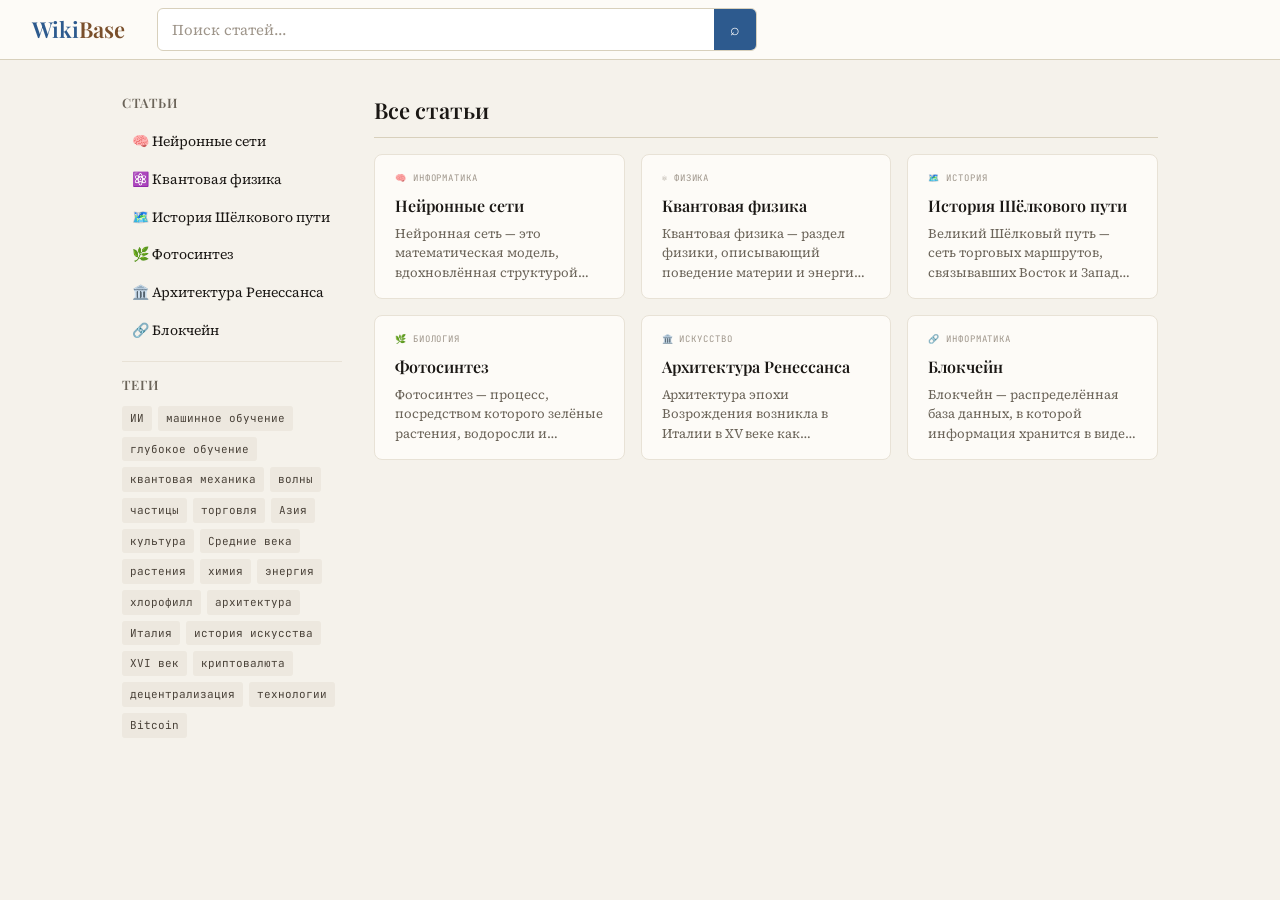
<file: wiki.html>
<!DOCTYPE html>
<html lang="ru">
<head>
<meta charset="UTF-8">
<meta name="viewport" content="width=device-width, initial-scale=1.0">
<title>WikiBase</title>
<link href="https://fonts.googleapis.com/css2?family=Playfair+Display:wght@400;600&family=Source+Serif+4:ital,wght@0,300;0,400;0,600;1,300&family=JetBrains+Mono:wght@400&display=swap" rel="stylesheet">
<style>
  *, *::before, *::after { box-sizing: border-box; margin: 0; padding: 0; }

  :root {
    --bg: #f5f2eb;
    --surface: #fdfbf7;
    --surface2: #f0ece2;
    --border: #d8d0bc;
    --border-light: #e8e2d6;
    --text: #1a1714;
    --text-muted: #6b6459;
    --text-faint: #9e958a;
    --accent: #2d5a8e;
    --accent-light: #e8eef6;
    --accent2: #7a4f2b;
    --red: #8b2020;
    --green: #2a5e2a;
    --tag-bg: #ede8df;
    --tag-text: #4a4239;
    --highlight: #f5e642;
    --highlight-keyword: #ffe0b2;
  }

  body {
    font-family: 'Source Serif 4', Georgia, serif;
    font-size: 16px;
    background: var(--bg);
    color: var(--text);
    line-height: 1.7;
    min-height: 100vh;
  }

  /* ─── HEADER ─── */
  header {
    background: var(--surface);
    border-bottom: 1px solid var(--border);
    padding: 0 2rem;
    display: flex;
    align-items: center;
    gap: 2rem;
    height: 60px;
    position: sticky;
    top: 0;
    z-index: 100;
  }
  .logo {
    font-family: 'Playfair Display', serif;
    font-size: 22px;
    font-weight: 600;
    color: var(--accent);
    white-space: nowrap;
    text-decoration: none;
    cursor: pointer;
  }
  .logo span { color: var(--accent2); }

  /* ─── SEARCH ─── */
  .search-wrap {
    flex: 1;
    max-width: 600px;
    position: relative;
  }
  .search-input-row {
    display: flex;
    border: 1px solid var(--border);
    border-radius: 6px;
    overflow: hidden;
    background: #fff;
    transition: box-shadow 0.15s;
  }
  .search-input-row:focus-within {
    box-shadow: 0 0 0 3px rgba(45,90,142,0.18);
    border-color: var(--accent);
  }
  #searchInput {
    flex: 1;
    border: none;
    outline: none;
    padding: 10px 14px;
    font-family: 'Source Serif 4', serif;
    font-size: 15px;
    color: var(--text);
    background: transparent;
  }
  #searchInput::placeholder { color: var(--text-faint); }
  .search-btn {
    background: var(--accent);
    border: none;
    color: #fff;
    padding: 0 16px;
    cursor: pointer;
    font-size: 16px;
    transition: background 0.15s;
  }
  .search-btn:hover { background: #1e4070; }

  /* dropdown */
  .search-dropdown {
    display: none;
    position: absolute;
    top: calc(100% + 4px);
    left: 0; right: 0;
    background: var(--surface);
    border: 1px solid var(--border);
    border-radius: 8px;
    box-shadow: 0 8px 32px rgba(0,0,0,0.12);
    overflow: hidden;
    z-index: 200;
    max-height: 70vh;
    overflow-y: auto;
  }
  .search-dropdown.open { display: block; }
  .dropdown-section-label {
    padding: 8px 14px 4px;
    font-size: 10px;
    font-family: 'JetBrains Mono', monospace;
    letter-spacing: 0.12em;
    text-transform: uppercase;
    color: var(--text-faint);
    border-bottom: 1px solid var(--border-light);
    background: var(--surface2);
  }
  .dropdown-item {
    display: flex;
    align-items: flex-start;
    gap: 10px;
    padding: 10px 14px;
    cursor: pointer;
    transition: background 0.1s;
    border-bottom: 1px solid var(--border-light);
  }
  .dropdown-item:last-child { border-bottom: none; }
  .dropdown-item:hover { background: var(--accent-light); }
  .dropdown-item.keyword-match .di-title { color: var(--accent); font-weight: 600; }
  .di-icon {
    width: 28px; height: 28px;
    border-radius: 4px;
    background: var(--tag-bg);
    display: flex; align-items: center; justify-content: center;
    font-size: 13px;
    flex-shrink: 0;
    margin-top: 2px;
  }
  .di-body { flex: 1; min-width: 0; }
  .di-title {
    font-size: 14px;
    font-weight: 600;
    color: var(--text);
    font-family: 'Playfair Display', serif;
  }
  .di-meta { font-size: 12px; color: var(--text-muted); margin-top: 1px; }
  .di-snippet {
    font-size: 12px;
    color: var(--text-muted);
    margin-top: 3px;
    line-height: 1.5;
    overflow: hidden;
    display: -webkit-box;
    -webkit-line-clamp: 2;
    -webkit-box-orient: vertical;
  }
  .di-snippet mark {
    background: var(--highlight);
    color: var(--text);
    border-radius: 2px;
    padding: 0 1px;
  }
  .di-badge {
    font-family: 'JetBrains Mono', monospace;
    font-size: 9px;
    padding: 2px 6px;
    border-radius: 3px;
    background: var(--highlight-keyword);
    color: #5a3800;
    white-space: nowrap;
    flex-shrink: 0;
    align-self: center;
  }
  .di-badge.in-text { background: #e8f0fe; color: #1a3a6e; }
  .no-results {
    padding: 20px 14px;
    text-align: center;
    color: var(--text-muted);
    font-size: 14px;
  }
  .dropdown-divider {
    height: 1px;
    background: var(--border);
    margin: 2px 0;
  }

  /* ─── LAYOUT ─── */
  .container {
    max-width: 1100px;
    margin: 0 auto;
    padding: 2rem;
    display: grid;
    grid-template-columns: 220px 1fr;
    gap: 2rem;
  }

  /* ─── SIDEBAR ─── */
  .sidebar {
    position: sticky;
    top: 80px;
    align-self: start;
  }
  .sidebar h3 {
    font-family: 'Playfair Display', serif;
    font-size: 13px;
    font-weight: 600;
    color: var(--text-muted);
    letter-spacing: 0.08em;
    text-transform: uppercase;
    margin-bottom: 10px;
  }
  .sidebar-articles {
    list-style: none;
    display: flex;
    flex-direction: column;
    gap: 2px;
  }
  .sidebar-articles li a {
    display: block;
    padding: 6px 10px;
    border-radius: 5px;
    font-size: 14px;
    color: var(--text);
    text-decoration: none;
    transition: background 0.12s, color 0.12s;
    cursor: pointer;
  }
  .sidebar-articles li a:hover,
  .sidebar-articles li a.active {
    background: var(--accent-light);
    color: var(--accent);
  }
  .sidebar-divider {
    height: 1px;
    background: var(--border-light);
    margin: 12px 0;
  }
  .sidebar-tags {
    display: flex;
    flex-wrap: wrap;
    gap: 6px;
    margin-top: 6px;
  }
  .tag {
    font-size: 11px;
    font-family: 'JetBrains Mono', monospace;
    background: var(--tag-bg);
    color: var(--tag-text);
    padding: 3px 8px;
    border-radius: 3px;
    cursor: pointer;
    transition: background 0.12s;
  }
  .tag:hover { background: var(--border); }

  /* ─── MAIN CONTENT ─── */
  .main { min-width: 0; }

  /* article card */
  .article-card {
    background: var(--surface);
    border: 1px solid var(--border-light);
    border-radius: 10px;
    overflow: hidden;
    margin-bottom: 2rem;
    display: none;
  }
  .article-card.visible { display: block; }

  .article-header {
    padding: 1.5rem 2rem 1rem;
    border-bottom: 1px solid var(--border-light);
  }
  .article-category {
    font-family: 'JetBrains Mono', monospace;
    font-size: 10px;
    letter-spacing: 0.1em;
    text-transform: uppercase;
    color: var(--text-faint);
    margin-bottom: 6px;
  }
  .article-title {
    font-family: 'Playfair Display', serif;
    font-size: 28px;
    font-weight: 600;
    color: var(--text);
    line-height: 1.3;
  }
  .article-tags {
    display: flex;
    flex-wrap: wrap;
    gap: 6px;
    margin-top: 10px;
  }
  .article-tag {
    font-size: 11px;
    font-family: 'JetBrains Mono', monospace;
    background: var(--accent-light);
    color: var(--accent);
    padding: 3px 8px;
    border-radius: 3px;
  }

  .article-body {
    padding: 1.5rem 2rem;
  }
  .article-body p { margin-bottom: 1rem; }
  .article-body h2 {
    font-family: 'Playfair Display', serif;
    font-size: 18px;
    font-weight: 600;
    margin: 1.5rem 0 0.5rem;
    color: var(--text);
  }
  .article-body mark {
    background: var(--highlight);
    color: var(--text);
    border-radius: 2px;
    padding: 0 2px;
  }

  /* home grid */
  .home-view { display: block; }
  .home-view.hidden { display: none; }
  .section-title {
    font-family: 'Playfair Display', serif;
    font-size: 22px;
    font-weight: 600;
    color: var(--text);
    margin-bottom: 1rem;
    padding-bottom: 0.5rem;
    border-bottom: 1px solid var(--border);
  }
  .articles-grid {
    display: grid;
    grid-template-columns: repeat(auto-fill, minmax(240px, 1fr));
    gap: 1rem;
  }
  .grid-card {
    background: var(--surface);
    border: 1px solid var(--border-light);
    border-radius: 8px;
    padding: 1rem 1.25rem;
    cursor: pointer;
    transition: box-shadow 0.15s, border-color 0.15s;
  }
  .grid-card:hover {
    border-color: var(--accent);
    box-shadow: 0 2px 12px rgba(45,90,142,0.1);
  }
  .gc-category {
    font-family: 'JetBrains Mono', monospace;
    font-size: 9px;
    letter-spacing: 0.1em;
    text-transform: uppercase;
    color: var(--text-faint);
    margin-bottom: 5px;
  }
  .gc-title {
    font-family: 'Playfair Display', serif;
    font-size: 16px;
    font-weight: 600;
    margin-bottom: 5px;
    color: var(--text);
  }
  .gc-excerpt {
    font-size: 13px;
    color: var(--text-muted);
    line-height: 1.5;
    overflow: hidden;
    display: -webkit-box;
    -webkit-line-clamp: 3;
    -webkit-box-orient: vertical;
  }

  /* search results page */
  .search-results-view { display: none; }
  .search-results-view.visible { display: block; }
  .results-header {
    margin-bottom: 1.5rem;
    padding-bottom: 0.75rem;
    border-bottom: 1px solid var(--border);
  }
  .results-header h2 {
    font-family: 'Playfair Display', serif;
    font-size: 20px;
    font-weight: 600;
    color: var(--text);
  }
  .results-header p { font-size: 13px; color: var(--text-muted); margin-top: 4px; }
  .result-group-title {
    font-family: 'JetBrains Mono', monospace;
    font-size: 10px;
    letter-spacing: 0.1em;
    text-transform: uppercase;
    color: var(--text-faint);
    margin: 1.5rem 0 0.75rem;
    display: flex;
    align-items: center;
    gap: 8px;
  }
  .result-group-title::after {
    content: '';
    flex: 1;
    height: 1px;
    background: var(--border-light);
  }
  .result-item {
    background: var(--surface);
    border: 1px solid var(--border-light);
    border-radius: 8px;
    padding: 1rem 1.25rem;
    margin-bottom: 10px;
    cursor: pointer;
    transition: border-color 0.12s, box-shadow 0.12s;
  }
  .result-item:hover { border-color: var(--accent); box-shadow: 0 2px 8px rgba(45,90,142,0.08); }
  .ri-title {
    font-family: 'Playfair Display', serif;
    font-size: 17px;
    font-weight: 600;
    color: var(--accent);
    margin-bottom: 5px;
  }
  .ri-meta { font-size: 11px; color: var(--text-faint); font-family: 'JetBrains Mono', monospace; margin-bottom: 8px; }
  .ri-snippet { font-size: 14px; color: var(--text-muted); line-height: 1.6; }
  .ri-snippet mark {
    background: var(--highlight);
    color: var(--text);
    border-radius: 2px;
    padding: 0 2px;
  }

  @media (max-width: 700px) {
    .container { grid-template-columns: 1fr; padding: 1rem; }
    .sidebar { display: none; }
    .article-title { font-size: 22px; }
  }
</style>
</head>
<body>

<header>
  <a class="logo" onclick="showHome()">Wiki<span>Base</span></a>
  <div class="search-wrap">
    <div class="search-input-row">
      <input type="text" id="searchInput" placeholder="Поиск статей..." autocomplete="off" />
      <button class="search-btn" onclick="runFullSearch()">⌕</button>
    </div>
    <div class="search-dropdown" id="searchDropdown"></div>
  </div>
</header>

<div class="container">
  <!-- SIDEBAR -->
  <aside class="sidebar">
    <h3>Статьи</h3>
    <ul class="sidebar-articles" id="sidebarList"></ul>
    <div class="sidebar-divider"></div>
    <h3>Теги</h3>
    <div class="sidebar-tags" id="sidebarTags"></div>
  </aside>

  <!-- MAIN -->
  <main class="main">

    <!-- HOME -->
    <div class="home-view" id="homeView">
      <div class="section-title">Все статьи</div>
      <div class="articles-grid" id="articlesGrid"></div>
    </div>

    <!-- SEARCH RESULTS -->
    <div class="search-results-view" id="searchResultsView">
      <div class="results-header">
        <h2 id="resultsTitle"></h2>
        <p id="resultsSubtitle"></p>
      </div>
      <div id="resultsBody"></div>
    </div>

    <!-- ARTICLE -->
    <div id="articleView"></div>

  </main>
</div>

<script>
/* ═══════════════════════════════════════════════
   ДАННЫЕ — добавляй свои статьи сюда
═══════════════════════════════════════════════ */
const articles = [
  {
    id: 1,
    title: "Нейронные сети",
    category: "Информатика",
    tags: ["ИИ", "машинное обучение", "глубокое обучение"],
    icon: "🧠",
    body: `
      <p>Нейронная сеть — это математическая модель, вдохновлённая структурой биологического мозга. Она состоит из слоёв узлов (нейронов), каждый из которых обрабатывает входные данные и передаёт результат дальше.</p>
      <h2>История</h2>
      <p>Первые работы по нейронным сетям появились в 1940-х годах — Маккаллок и Питтс описали формальный нейрон в 1943 году. Перцептрон Розенблатта (1958) стал первым обучаемым алгоритмом. После длительного затишья, в 2010-х произошёл взрывной рост — благодаря развитию GPU и появлению больших датасетов.</p>
      <h2>Архитектуры</h2>
      <p>Существуют различные типы нейронных сетей: полносвязные (Dense), свёрточные (CNN) для работы с изображениями, рекуррентные (RNN, LSTM) для последовательностей, трансформеры для текста. Каждый тип оптимизирован под определённый класс задач.</p>
      <h2>Применение</h2>
      <p>Нейронные сети применяются в распознавании речи и образов, машинном переводе, генерации текста и изображений, автономных системах управления, медицинской диагностике и многих других областях.</p>
    `
  },
  {
    id: 2,
    title: "Квантовая физика",
    category: "Физика",
    tags: ["квантовая механика", "волны", "частицы"],
    icon: "⚛️",
    body: `
      <p>Квантовая физика — раздел физики, описывающий поведение материи и энергии на атомном и субатомном уровнях. Она радикально изменила наше представление о природе реальности.</p>
      <h2>Основные принципы</h2>
      <p>Корпускулярно-волновой дуализм утверждает, что все частицы одновременно обладают свойствами волн. Принцип неопределённости Гейзенберга говорит о том, что невозможно одновременно точно измерить и положение, и импульс частицы.</p>
      <h2>Суперпозиция и запутанность</h2>
      <p>Квантовая суперпозиция позволяет частице находиться в нескольких состояниях одновременно. Квантовая запутанность — явление, при котором два объекта остаются связанными независимо от расстояния между ними.</p>
      <h2>Применения</h2>
      <p>Квантовая физика лежит в основе полупроводниковых технологий, лазеров, МРТ-томографов. Квантовые компьютеры обещают революцию в вычислениях, криптографии и моделировании молекул.</p>
    `
  },
  {
    id: 3,
    title: "История Шёлкового пути",
    category: "История",
    tags: ["торговля", "Азия", "культура", "Средние века"],
    icon: "🗺️",
    body: `
      <p>Великий Шёлковый путь — сеть торговых маршрутов, связывавших Восток и Запад на протяжении более тысячи лет. Маршруты протянулись от Китая через Центральную Азию до Средиземноморья.</p>
      <h2>Возникновение</h2>
      <p>Путь возник во II веке до н.э. при китайской династии Хань. Китайский дипломат Чжан Цянь установил первые контакты с народами Центральной Азии, открыв путь для торговли шёлком, специями и другими товарами.</p>
      <h2>Товары и культура</h2>
      <p>По пути везли не только шёлк — торговали фарфором, пряностями, стеклом, драгоценными камнями. Но ценнее товаров были идеи: по этому пути распространялись религии, технологии, языки и художественные традиции.</p>
      <h2>Роль Казахстана</h2>
      <p>Территория современного Казахстана играла ключевую роль в этой торговой сети. Города Отрар, Тараз и Туркестан были важными узлами пути, где купцы отдыхали, торговали и обменивались знаниями.</p>
    `
  },
  {
    id: 4,
    title: "Фотосинтез",
    category: "Биология",
    tags: ["растения", "химия", "энергия", "хлорофилл"],
    icon: "🌿",
    body: `
      <p>Фотосинтез — процесс, посредством которого зелёные растения, водоросли и некоторые бактерии преобразуют световую энергию в химическую, запасая её в форме глюкозы.</p>
      <h2>Уравнение реакции</h2>
      <p>Общее уравнение: 6CO₂ + 6H₂O + свет → C₆H₁₂O₆ + 6O₂. Углекислый газ и вода при участии солнечного света превращаются в сахар и кислород — именно этот кислород мы и вдыхаем.</p>
      <h2>Световая и тёмная фазы</h2>
      <p>Световая фаза происходит на мембранах тилакоидов хлоропластов. Поглощая фотоны, хлорофилл запускает цепь реакций, создавая АТФ и NADPH. Тёмная фаза (цикл Кальвина) использует эту энергию для фиксации CO₂ и синтеза глюкозы.</p>
      <h2>Значение</h2>
      <p>Фотосинтез — основа практически всех пищевых цепочек на Земле. Кроме того, он регулирует содержание CO₂ в атмосфере, играя ключевую роль в климатическом балансе планеты.</p>
    `
  },
  {
    id: 5,
    title: "Архитектура Ренессанса",
    category: "Искусство",
    tags: ["архитектура", "Италия", "история искусства", "XVI век"],
    icon: "🏛️",
    body: `
      <p>Архитектура эпохи Возрождения возникла в Италии в XV веке как осознанное возвращение к принципам античной Греции и Рима. Симметрия, пропорции и геометрия стали главными эстетическими ценностями.</p>
      <h2>Принципы</h2>
      <p>Ренессансные архитекторы опирались на трактат Витрувия «Об архитектуре» и разработали собственные теории пропорций. Брунеллески первым применил перспективу как инструмент проектирования.</p>
      <h2>Выдающиеся постройки</h2>
      <p>Купол Санта-Мария-дель-Фьоре (Брунеллески), базилика Сан-Лоренцо, палаццо Ручеллаи Альберти — всё это образцы флорентийского Ренессанса. Позднее Микеланджело продолжил традицию в Риме, создав проект купола собора Святого Петра.</p>
      <h2>Распространение</h2>
      <p>К концу XVI века стиль распространился по всей Европе, трансформируясь в каждой стране под влиянием местных традиций. Во Франции возник французский Ренессанс, в Англии — тюдоровский стиль.</p>
    `
  },
  {
    id: 6,
    title: "Блокчейн",
    category: "Информатика",
    tags: ["криптовалюта", "децентрализация", "технологии", "Bitcoin"],
    icon: "🔗",
    body: `
      <p>Блокчейн — распределённая база данных, в которой информация хранится в виде цепочки блоков. Каждый блок содержит набор транзакций и криптографическую ссылку на предыдущий блок.</p>
      <h2>Принцип работы</h2>
      <p>Новая транзакция рассылается всем участникам сети. Узлы проверяют её валидность и включают в новый блок. Блок добавляется в цепочку только после достижения консенсуса — большинство участников должны его одобрить.</p>
      <h2>Типы блокчейна</h2>
      <p>Публичные блокчейны открыты для всех (Bitcoin, Ethereum). Приватные — для авторизованных участников. Консорциумные управляются группой организаций. Каждый тип имеет свои компромиссы между открытостью и производительностью.</p>
      <h2>Применение</h2>
      <p>Помимо криптовалют, блокчейн используется для смарт-контрактов, токенизации активов, прозрачного голосования, цепочек поставок и хранения медицинских данных.</p>
    `
  }
];

/* ─── helpers ─── */
function escapeRe(s) {
  return s.replace(/[.*+?^${}()|[\]\\]/g, '\\$&');
}
function highlightText(text, query) {
  if (!query) return text;
  const re = new RegExp(`(${escapeRe(query)})`, 'gi');
  return text.replace(re, '<mark>$1</mark>');
}
function stripTags(html) {
  return html.replace(/<[^>]+>/g, ' ').replace(/\s+/g, ' ').trim();
}
function getSnippet(text, query, len = 160) {
  const plain = stripTags(text);
  const idx = plain.toLowerCase().indexOf(query.toLowerCase());
  if (idx === -1) return plain.slice(0, len) + '…';
  const start = Math.max(0, idx - 40);
  const end = Math.min(plain.length, start + len);
  return (start > 0 ? '…' : '') + plain.slice(start, end) + (end < plain.length ? '…' : '');
}

/* ─── views ─── */
function showHome() {
  document.getElementById('homeView').classList.remove('hidden');
  document.getElementById('searchResultsView').classList.remove('visible');
  document.getElementById('articleView').innerHTML = '';
  document.querySelectorAll('.article-card').forEach(el => el.remove());
  closeDropdown();
  document.getElementById('searchInput').value = '';
  updateSidebarActive(null);
}

function showArticle(id) {
  const art = articles.find(a => a.id === id);
  if (!art) return;
  document.getElementById('homeView').classList.add('hidden');
  document.getElementById('searchResultsView').classList.remove('visible');
  const view = document.getElementById('articleView');
  view.innerHTML = `
    <div class="article-card visible">
      <div class="article-header">
        <div class="article-category">${art.category}</div>
        <div class="article-title">${art.title}</div>
        <div class="article-tags">${art.tags.map(t => `<span class="article-tag">${t}</span>`).join('')}</div>
      </div>
      <div class="article-body">${art.body}</div>
    </div>`;
  updateSidebarActive(id);
  closeDropdown();
}

function showArticleWithHighlight(id, query) {
  const art = articles.find(a => a.id === id);
  if (!art) return;
  document.getElementById('homeView').classList.add('hidden');
  document.getElementById('searchResultsView').classList.remove('visible');
  const highlighted = highlightText(art.body, query);
  const view = document.getElementById('articleView');
  view.innerHTML = `
    <div class="article-card visible">
      <div class="article-header">
        <div class="article-category">${art.category}</div>
        <div class="article-title">${art.title}</div>
        <div class="article-tags">${art.tags.map(t => `<span class="article-tag">${t}</span>`).join('')}</div>
      </div>
      <div class="article-body">${highlighted}</div>
    </div>`;
  updateSidebarActive(id);
  closeDropdown();
}

function updateSidebarActive(id) {
  document.querySelectorAll('.sidebar-articles a').forEach(a => {
    a.classList.toggle('active', parseInt(a.dataset.id) === id);
  });
}

/* ─── sidebar render ─── */
function renderSidebar() {
  const list = document.getElementById('sidebarList');
  list.innerHTML = articles.map(a => `
    <li><a data-id="${a.id}" onclick="showArticle(${a.id})">${a.icon} ${a.title}</a></li>`).join('');

  const allTags = [...new Set(articles.flatMap(a => a.tags))];
  document.getElementById('sidebarTags').innerHTML = allTags.map(t =>
    `<span class="tag" onclick="searchByTag('${t}')">${t}</span>`).join('');
}

/* ─── home grid ─── */
function renderGrid() {
  document.getElementById('articlesGrid').innerHTML = articles.map(a => `
    <div class="grid-card" onclick="showArticle(${a.id})">
      <div class="gc-category">${a.icon} ${a.category}</div>
      <div class="gc-title">${a.title}</div>
      <div class="gc-excerpt">${stripTags(a.body)}</div>
    </div>`).join('');
}

/* ─── DROPDOWN live search ─── */
const dropdown = document.getElementById('searchDropdown');

function openDropdown() { dropdown.classList.add('open'); }
function closeDropdown() { dropdown.classList.remove('open'); }

document.getElementById('searchInput').addEventListener('input', function() {
  const q = this.value.trim();
  if (!q) { closeDropdown(); return; }
  renderDropdown(q);
  openDropdown();
});

document.getElementById('searchInput').addEventListener('keydown', function(e) {
  if (e.key === 'Enter') { runFullSearch(); closeDropdown(); }
  if (e.key === 'Escape') closeDropdown();
});

document.addEventListener('click', function(e) {
  if (!e.target.closest('.search-wrap')) closeDropdown();
});

function renderDropdown(q) {
  const ql = q.toLowerCase();

  /* keyword matches (title or tags contain q) */
  const keywordMatches = articles.filter(a =>
    a.title.toLowerCase().includes(ql) ||
    a.tags.some(t => t.toLowerCase().includes(ql)) ||
    a.category.toLowerCase().includes(ql)
  );

  /* text matches (body contains q, not already in keyword list) */
  const keyIds = new Set(keywordMatches.map(a => a.id));
  const textMatches = articles.filter(a =>
    !keyIds.has(a.id) && stripTags(a.body).toLowerCase().includes(ql)
  );

  if (!keywordMatches.length && !textMatches.length) {
    dropdown.innerHTML = `<div class="no-results">Ничего не найдено по «${q}»</div>`;
    return;
  }

  let html = '';

  if (keywordMatches.length) {
    html += `<div class="dropdown-section-label">По заголовку / тегам (${keywordMatches.length})</div>`;
    html += keywordMatches.map(a => `
      <div class="dropdown-item keyword-match" onclick="showArticle(${a.id})">
        <div class="di-icon">${a.icon}</div>
        <div class="di-body">
          <div class="di-title">${highlightText(a.title, q)}</div>
          <div class="di-meta">${a.category} · ${a.tags.join(', ')}</div>
        </div>
        <div class="di-badge">ключевые слова</div>
      </div>`).join('');
  }

  if (textMatches.length) {
    if (keywordMatches.length) html += `<div class="dropdown-divider"></div>`;
    html += `<div class="dropdown-section-label">В тексте статей (${textMatches.length})</div>`;
    html += textMatches.map(a => {
      const snippet = highlightText(getSnippet(a.body, q), q);
      return `
        <div class="dropdown-item" onclick="showArticleWithHighlight(${a.id},'${q.replace(/'/g,"\\'")}')">
          <div class="di-icon">${a.icon}</div>
          <div class="di-body">
            <div class="di-title">${a.title}</div>
            <div class="di-snippet">${snippet}</div>
          </div>
          <div class="di-badge in-text">в тексте</div>
        </div>`;
    }).join('');
  }

  dropdown.innerHTML = html;
}

/* ─── FULL SEARCH PAGE ─── */
function runFullSearch() {
  const q = document.getElementById('searchInput').value.trim();
  if (!q) return;
  closeDropdown();
  const ql = q.toLowerCase();

  const keywordMatches = articles.filter(a =>
    a.title.toLowerCase().includes(ql) ||
    a.tags.some(t => t.toLowerCase().includes(ql)) ||
    a.category.toLowerCase().includes(ql)
  );
  const keyIds = new Set(keywordMatches.map(a => a.id));
  const textMatches = articles.filter(a =>
    !keyIds.has(a.id) && stripTags(a.body).toLowerCase().includes(ql)
  );

  document.getElementById('homeView').classList.add('hidden');
  document.getElementById('articleView').innerHTML = '';
  const sv = document.getElementById('searchResultsView');
  sv.classList.add('visible');

  document.getElementById('resultsTitle').textContent = `Результаты: «${q}»`;
  const total = keywordMatches.length + textMatches.length;
  document.getElementById('resultsSubtitle').textContent =
    total ? `Найдено ${total} статей` : 'Ничего не найдено';

  let html = '';

  if (keywordMatches.length) {
    html += `<div class="result-group-title">По заголовку и тегам — ${keywordMatches.length}</div>`;
    html += keywordMatches.map(a => `
      <div class="result-item" onclick="showArticle(${a.id})">
        <div class="ri-title">${a.icon} ${highlightText(a.title, q)}</div>
        <div class="ri-meta">${a.category} · ${a.tags.join(' · ')}</div>
        <div class="ri-snippet">${highlightText(stripTags(a.body).slice(0, 200), q)}…</div>
      </div>`).join('');
  }

  if (textMatches.length) {
    html += `<div class="result-group-title">В тексте статей — ${textMatches.length}</div>`;
    html += textMatches.map(a => {
      const snippet = getSnippet(a.body, q, 260);
      return `
        <div class="result-item" onclick="showArticleWithHighlight(${a.id},'${q.replace(/'/g,"\\'")}')">
          <div class="ri-title">${a.icon} ${a.title}</div>
          <div class="ri-meta">${a.category} · ${a.tags.join(' · ')}</div>
          <div class="ri-snippet">${highlightText(snippet, q)}</div>
        </div>`;
    }).join('');
  }

  if (!total) {
    html = `<div class="no-results" style="padding:2rem 0;font-size:15px;color:var(--text-muted)">
      Попробуйте другой запрос
    </div>`;
  }

  document.getElementById('resultsBody').innerHTML = html;
  updateSidebarActive(null);
}

function searchByTag(tag) {
  document.getElementById('searchInput').value = tag;
  runFullSearch();
}

/* ─── INIT ─── */
renderSidebar();
renderGrid();
</script>
</body>
</html>
</file>
